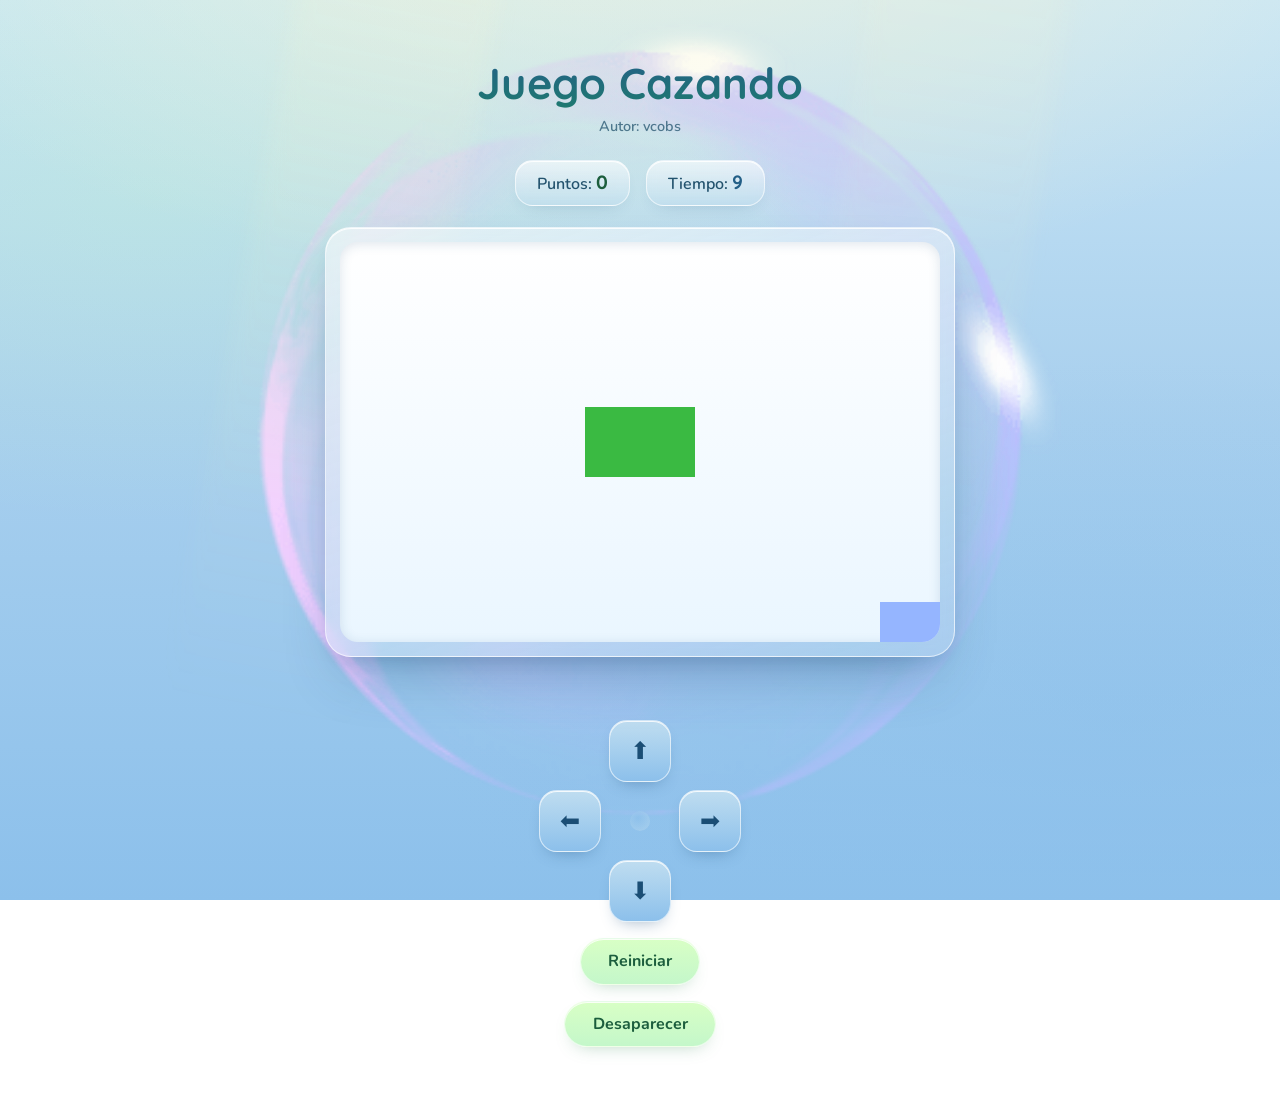
<file: index.html>
<!DOCTYPE html>
<html lang="es">
<head>
  <meta charset="UTF-8">
  <meta name="viewport" content="width=device-width, initial-scale=1">
  <title>Juego Cazando</title>

  <link rel="preconnect" href="https://fonts.googleapis.com">
  <link rel="preconnect" href="https://fonts.gstatic.com" crossorigin>
  <link href="https://fonts.googleapis.com/css2?family=Quicksand:wght@500;600;700&family=Nunito:wght@400;600;700&display=swap" rel="stylesheet">

  <link rel="stylesheet" href="cazando.css"/>
  <script src="utils.js"></script>
</head>
<body onload="iniciarJuego()">

  <!-- Decoración acuática (solo adorno, no interfiere con el juego) -->
  <div class="olas" aria-hidden="true">
    <span class="rayo rayo--1"></span>
    <span class="rayo rayo--2"></span>
    <span class="burbuja burbuja--1"></span>
    <span class="burbuja burbuja--2"></span>
    <span class="burbuja burbuja--3"></span>
    <span class="burbuja burbuja--4"></span>
    <span class="burbuja burbuja--5"></span>
  </div>

  <main class="escena">
    <header class="cabecera">
      <h1>Juego Cazando</h1>
      <p class="autor">Autor: vcobs</p>
    </header>

    <div class="panel">
      <span class="stat">Puntos: <span id="puntos">0</span></span>
      <span class="stat">Tiempo: <span id="tiempo">10</span></span>
    </div>

    <div class="marco-juego">
      <canvas id="areaJuego" width="600" height="400"></canvas>
    </div>

    <p id="mensaje"></p>

    <div class="controles">
      <div class="dpad">
        <button class="btn-dir btn-arriba"    onclick="moverArriba()">⬆</button>
        <button class="btn-dir btn-izquierda" onclick="moverIzquierda()">⬅</button>
        <button class="btn-dir btn-abajo"     onclick="moverAbajo()">⬇</button>
        <button class="btn-dir btn-derecha"   onclick="moverDerecha()">➡</button>
      </div>
      <button class="btn-reiniciar" onclick="reiniciar()">Reiniciar</button>
      <button class="btn-reiniciar" onclick="desaparecerPersonaje()">Desaparecer</button>
    </div>
  </main>

  <script src="cazando.js"></script>
</body>
</html>
</file>
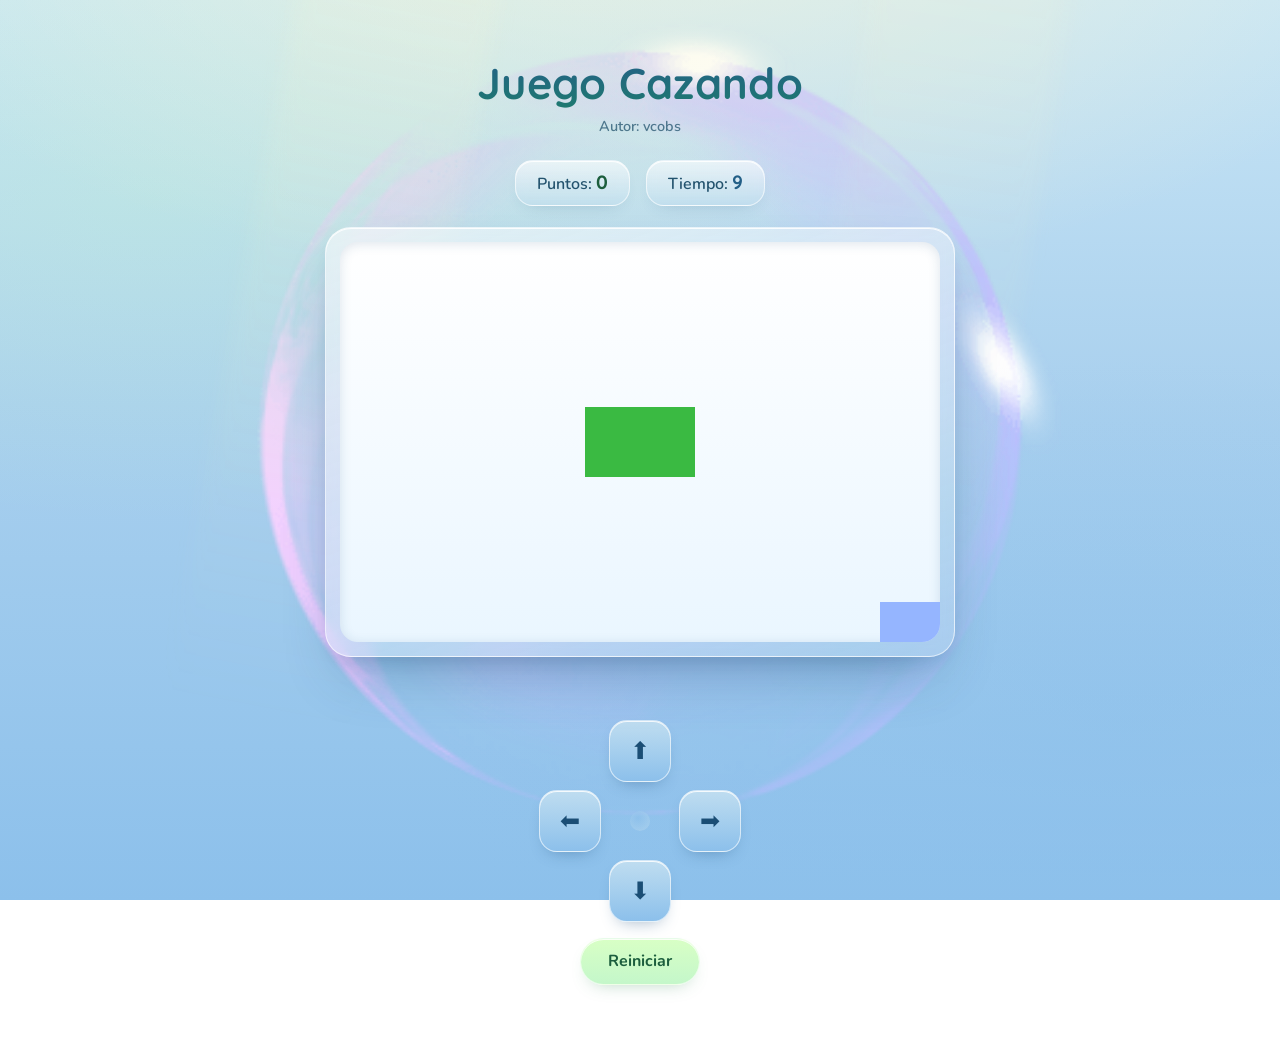
<file: cazando.html>
<!DOCTYPE html>
<html lang="es">
<head>
  <meta charset="UTF-8">
  <meta name="viewport" content="width=device-width, initial-scale=1">
  <title>Juego Cazando</title>

  <link rel="preconnect" href="https://fonts.googleapis.com">
  <link rel="preconnect" href="https://fonts.gstatic.com" crossorigin>
  <link href="https://fonts.googleapis.com/css2?family=Quicksand:wght@500;600;700&family=Nunito:wght@400;600;700&display=swap" rel="stylesheet">

  <link rel="stylesheet" href="cazando.css"/>
  <script src="utils.js"></script>
</head>
<body onload="iniciarJuego()">

  <!-- Decoración acuática (solo adorno, no interfiere con el juego) -->
  <div class="olas" aria-hidden="true">
    <span class="rayo rayo--1"></span>
    <span class="rayo rayo--2"></span>
    <span class="burbuja burbuja--1"></span>
    <span class="burbuja burbuja--2"></span>
    <span class="burbuja burbuja--3"></span>
    <span class="burbuja burbuja--4"></span>
    <span class="burbuja burbuja--5"></span>
  </div>

  <main class="escena">
    <header class="cabecera">
      <h1>Juego Cazando</h1>
      <p class="autor">Autor: vcobs</p>
    </header>

    <div class="panel">
      <span class="stat">Puntos: <span id="puntos">0</span></span>
      <span class="stat">Tiempo: <span id="tiempo">10</span></span>
    </div>

    <div class="marco-juego">
      <canvas id="areaJuego" width="600" height="400"></canvas>
    </div>

    <p id="mensaje"></p>

    <div class="controles">
      <div class="dpad">
        <button class="btn-dir btn-arriba"    onclick="moverArriba()">⬆</button>
        <button class="btn-dir btn-izquierda" onclick="moverIzquierda()">⬅</button>
        <button class="btn-dir btn-abajo"     onclick="moverAbajo()">⬇</button>
        <button class="btn-dir btn-derecha"   onclick="moverDerecha()">➡</button>
      </div>
      <button class="btn-reiniciar" onclick="reiniciar()">Reiniciar</button>
    </div>
  </main>

  <script src="cazando.js"></script>
</body>
</html>
</file>
<file: cazando.css>
/* ============================================================
   Juego Cazando — estética "ocean fantasy / soft mermaid"
   Paleta obligatoria (con variaciones de luminosidad para texto
   y profundidad). Efectos usados con criterio: gradientes suaves,
   glassmorphism, sombras elegantes y burbujas discretas.
   ============================================================ */

:root {
  /* Tipografías */
  --fuente-titulo: 'Quicksand', 'Segoe UI', system-ui, sans-serif;
  --fuente-texto: 'Nunito', 'Segoe UI', system-ui, -apple-system, sans-serif;

  /* Paleta base */
  --crema:       #FFF9D2;
  --durazno:     #FFEBCC;
  --azul-claro:  #BFDDF0;
  --azul:        #8CC0EB;
  --verde-claro: #D8FFC5;
  --verde:       #C4F7CA;

  /* Variaciones de luminosidad (mismos tonos, más oscuros) para texto */
  --tinta:       #23536E;   /* texto principal */
  --tinta-suave: #567B90;
  --azul-hondo:  #235F87;
  --azul-tinta:  #1B4E75;
  --verde-hondo: #1C5E3D;

  /* Vidrio y sombras reutilizables */
  --vidrio:        linear-gradient(180deg, rgba(255, 255, 255, .60), rgba(191, 221, 240, .40));
  --borde-vidrio:  1px solid rgba(255, 255, 255, .60);
  --luz-interna:   inset 0 1px 0 rgba(255, 255, 255, .85);
  --sombra-profunda: 0 30px 60px -24px rgba(35, 80, 125, .45), 0 10px 22px -12px rgba(35, 80, 125, .28);
  --sombra-suave:  0 8px 18px -12px rgba(35, 80, 125, .30);

  /* Radios */
  --r-lg: 26px;
  --r-md: 18px;
  --r-pill: 999px;
}

* { box-sizing: border-box; }

body {
  margin: 0;
  padding: clamp(16px, 4vw, 40px);
  min-height: 100vh;
  font-family: var(--fuente-texto);
  color: var(--tinta);
  position: relative;
  overflow-x: hidden;
  /* Océano: luz cálida arriba, agua azul con reflejos verdes, burbuja de fondo */
  background:
    radial-gradient(120% 80% at 50% -12%, rgba(255, 249, 210, .55), transparent 55%),
    radial-gradient(85% 60% at 12% 22%, rgba(196, 247, 202, .30), transparent 60%),
    radial-gradient(90% 70% at 88% 82%, rgba(140, 192, 235, .45), transparent 60%),
    url("burbuja.png"),
    linear-gradient(180deg, #C9E6F5 0%, #A9D0EE 45%, #8CC0EB 100%);
  background-repeat: no-repeat, no-repeat, no-repeat, no-repeat, no-repeat;
  background-position: center, center, center, center, center;
  background-size: cover, cover, cover, contain, cover;
  background-attachment: fixed, fixed, fixed, fixed, fixed;
}

/* ============================================================
   Decoración acuática (rayos de luz + burbujas)
   ============================================================ */
.olas {
  position: fixed;
  inset: 0;
  overflow: hidden;
  pointer-events: none;
  z-index: 0;
}

/* Rayos de luz suaves atravesando el agua */
.rayo {
  position: absolute;
  top: -12%;
  width: 200px;
  height: 130%;
  filter: blur(10px);
  opacity: .45;
  background: linear-gradient(180deg, rgba(255, 249, 210, .35), transparent 72%);
}
.rayo--1 { left: 16%; transform: rotate(11deg); }
.rayo--2 { left: 62%; transform: rotate(9deg); opacity: .32; }

/* Burbujas que suben lentamente */
.burbuja {
  position: absolute;
  bottom: -60px;
  border-radius: 50%;
  border: 1px solid rgba(255, 255, 255, .55);
  background: radial-gradient(circle at 35% 30%, rgba(255, 255, 255, .85), rgba(191, 221, 240, .25) 70%);
  opacity: .5;
  animation: subir linear infinite;
}
.burbuja--1 { width: 26px; height: 26px; left: 12%; animation-duration: 17s; }
.burbuja--2 { width: 16px; height: 16px; left: 28%; animation-duration: 22s; animation-delay: 3s; }
.burbuja--3 { width: 34px; height: 34px; left: 68%; animation-duration: 19s; animation-delay: 1s; }
.burbuja--4 { width: 20px; height: 20px; left: 82%; animation-duration: 24s; animation-delay: 5s; }
.burbuja--5 { width: 12px; height: 12px; left: 48%; animation-duration: 15s; animation-delay: 2s; }

@keyframes subir {
  0%   { transform: translateY(0) translateX(0);      opacity: 0; }
  12%  { opacity: .5; }
  50%  { transform: translateY(-55vh) translateX(14px); }
  90%  { opacity: .5; }
  100% { transform: translateY(-112vh) translateX(0);  opacity: 0; }
}

/* ============================================================
   Escena (columna central con jerarquía y buen espaciado)
   ============================================================ */
.escena {
  position: relative;
  z-index: 1;
  max-width: 720px;
  margin: 0 auto;
  padding: clamp(.5rem, 2vw, 1rem);
  display: flex;
  flex-direction: column;
  align-items: center;
  gap: 1.3rem;
  text-align: center;
}

/* ============================================================
   Título y autor
   ============================================================ */
.cabecera { margin-bottom: .2rem; }

h1 {
  margin: 0;
  font-family: var(--fuente-titulo);
  font-weight: 700;
  font-size: clamp(1.9rem, 5.5vw, 2.7rem);
  letter-spacing: .3px;
  /* Degradado azul → turquesa (variaciones oscuras de la paleta) */
  color: var(--azul-hondo);
  background: linear-gradient(180deg, #245F88, #1E7A6F);
  -webkit-background-clip: text;
  background-clip: text;
  -webkit-text-fill-color: transparent;
}

.autor {
  margin: .35rem 0 0;
  font-size: .9rem;
  font-weight: 600;
  color: var(--tinta);
  opacity: .75;
}

/* ============================================================
   Panel de marcadores (tarjetas de vidrio)
   ============================================================ */
.panel {
  display: flex;
  flex-wrap: wrap;
  justify-content: center;
  gap: 1rem;
  margin: 0;
}

.stat {
  padding: .6rem 1.3rem;
  border-radius: var(--r-md);
  background: var(--vidrio);
  border: var(--borde-vidrio);
  box-shadow: var(--luz-interna), var(--sombra-suave);
  font-weight: 600;
  color: var(--tinta);
  -webkit-backdrop-filter: blur(6px);
  backdrop-filter: blur(6px);
}

.stat #puntos,
.stat #tiempo {
  font-family: var(--fuente-titulo);
  font-weight: 700;
  font-size: 1.2em;
}
#puntos { color: var(--verde-hondo); }
#tiempo { color: var(--azul-hondo); }

/* ============================================================
   Marco del área de juego (protagonista, con profundidad)
   ============================================================ */
.marco-juego {
  max-width: 100%;
  padding: 14px;
  border-radius: var(--r-lg);
  background: linear-gradient(160deg, rgba(255, 255, 255, .55), rgba(191, 221, 240, .35));
  border: var(--borde-vidrio);
  box-shadow: var(--sombra-profunda), var(--luz-interna);
  -webkit-backdrop-filter: blur(8px);
  backdrop-filter: blur(8px);
}

/* El canvas conserva su tamaño interno (600x400); solo se adapta en pantalla */
canvas {
  display: block;
  max-width: 100%;
  height: auto;
  border-radius: var(--r-md);
  /* Fondo acuático tenue por si el juego no pinta el suyo */
  background: linear-gradient(180deg, #FFFFFF 0%, #EAF6FF 100%);
  box-shadow: inset 0 2px 12px rgba(35, 80, 125, .15);
}

/* ============================================================
   Mensaje (aparece solo cuando el JS le pone texto)
   ============================================================ */
#mensaje {
  margin: 0;
  min-height: 1.2em;
  font-family: var(--fuente-titulo);
  font-weight: 700;
  font-size: 1.15rem;
  color: var(--azul-hondo);
}
#mensaje:not(:empty) {
  display: inline-block;
  padding: .55rem 1.4rem;
  border-radius: var(--r-pill);
  background: rgba(255, 255, 255, .60);
  border: var(--borde-vidrio);
  box-shadow: var(--luz-interna), var(--sombra-suave);
  -webkit-backdrop-filter: blur(6px);
  backdrop-filter: blur(6px);
}

/* ============================================================
   Controles (D-pad + reiniciar)
   ============================================================ */
.controles {
  display: flex;
  flex-direction: column;
  align-items: center;
  gap: 1rem;
}

.dpad {
  display: grid;
  grid-template-columns: repeat(3, 62px);
  grid-template-rows: repeat(3, 62px);
  gap: .5rem;
  justify-content: center;
}
.btn-arriba    { grid-column: 2; grid-row: 1; }
.btn-izquierda { grid-column: 1; grid-row: 2; }
.btn-abajo     { grid-column: 2; grid-row: 3; }
.btn-derecha   { grid-column: 3; grid-row: 2; }

/* Pequeño núcleo decorativo del D-pad */
.dpad::after {
  content: "";
  grid-column: 2;
  grid-row: 2;
  align-self: center;
  justify-self: center;
  width: 20px;
  height: 20px;
  border-radius: 50%;
  background: radial-gradient(circle at 40% 35%, var(--azul), var(--azul-claro));
  opacity: .5;
}

/* Botones (base común) */
button {
  font-family: var(--fuente-texto);
  cursor: pointer;
  border: var(--borde-vidrio);
  transition: transform .15s ease, box-shadow .15s ease, filter .15s ease;
}

.btn-dir {
  font-size: 1.5rem;
  line-height: 1;
  color: var(--azul-tinta);
  border-radius: var(--r-md);
  background: linear-gradient(180deg, var(--azul-claro), var(--azul));
  box-shadow: var(--luz-interna), 0 8px 16px -8px rgba(35, 80, 125, .40);
}
.btn-dir:hover {
  transform: translateY(-2px);
  filter: brightness(1.04);
  box-shadow: var(--luz-interna), 0 12px 22px -8px rgba(35, 80, 125, .45), 0 0 16px rgba(140, 192, 235, .45);
}
.btn-dir:active {
  transform: translateY(0);
  box-shadow: inset 0 3px 8px rgba(35, 80, 125, .30);
}

.btn-reiniciar {
  font-size: 1rem;
  font-weight: 700;
  color: var(--verde-hondo);
  padding: .7rem 1.7rem;
  border-radius: var(--r-pill);
  background: linear-gradient(180deg, var(--verde-claro), var(--verde));
  box-shadow: var(--luz-interna), 0 8px 18px -10px rgba(60, 140, 90, .40);
}
.btn-reiniciar:hover {
  transform: translateY(-2px);
  filter: brightness(1.03);
  box-shadow: var(--luz-interna), 0 12px 22px -10px rgba(60, 140, 90, .45), 0 0 16px rgba(196, 247, 202, .55);
}
.btn-reiniciar:active {
  transform: translateY(0);
  box-shadow: inset 0 3px 8px rgba(60, 140, 90, .25);
}

/* Foco visible con teclado (accesibilidad) */
button:focus-visible {
  outline: 3px solid var(--azul-hondo);
  outline-offset: 3px;
}

/* ============================================================
   Responsive
   ============================================================ */
@media (max-width: 560px) {
  .dpad {
    grid-template-columns: repeat(3, 54px);
    grid-template-rows: repeat(3, 54px);
  }
  .btn-dir { font-size: 1.3rem; }
  .marco-juego { padding: 10px; border-radius: 22px; }
  .rayo--2, .burbuja--4 { display: none; }
}

/* ============================================================
   Preferencia del sistema: menos movimiento
   ============================================================ */
@media (prefers-reduced-motion: reduce) {
  *, *::before, *::after {
    animation: none !important;
    transition: none !important;
  }
}
</file>
